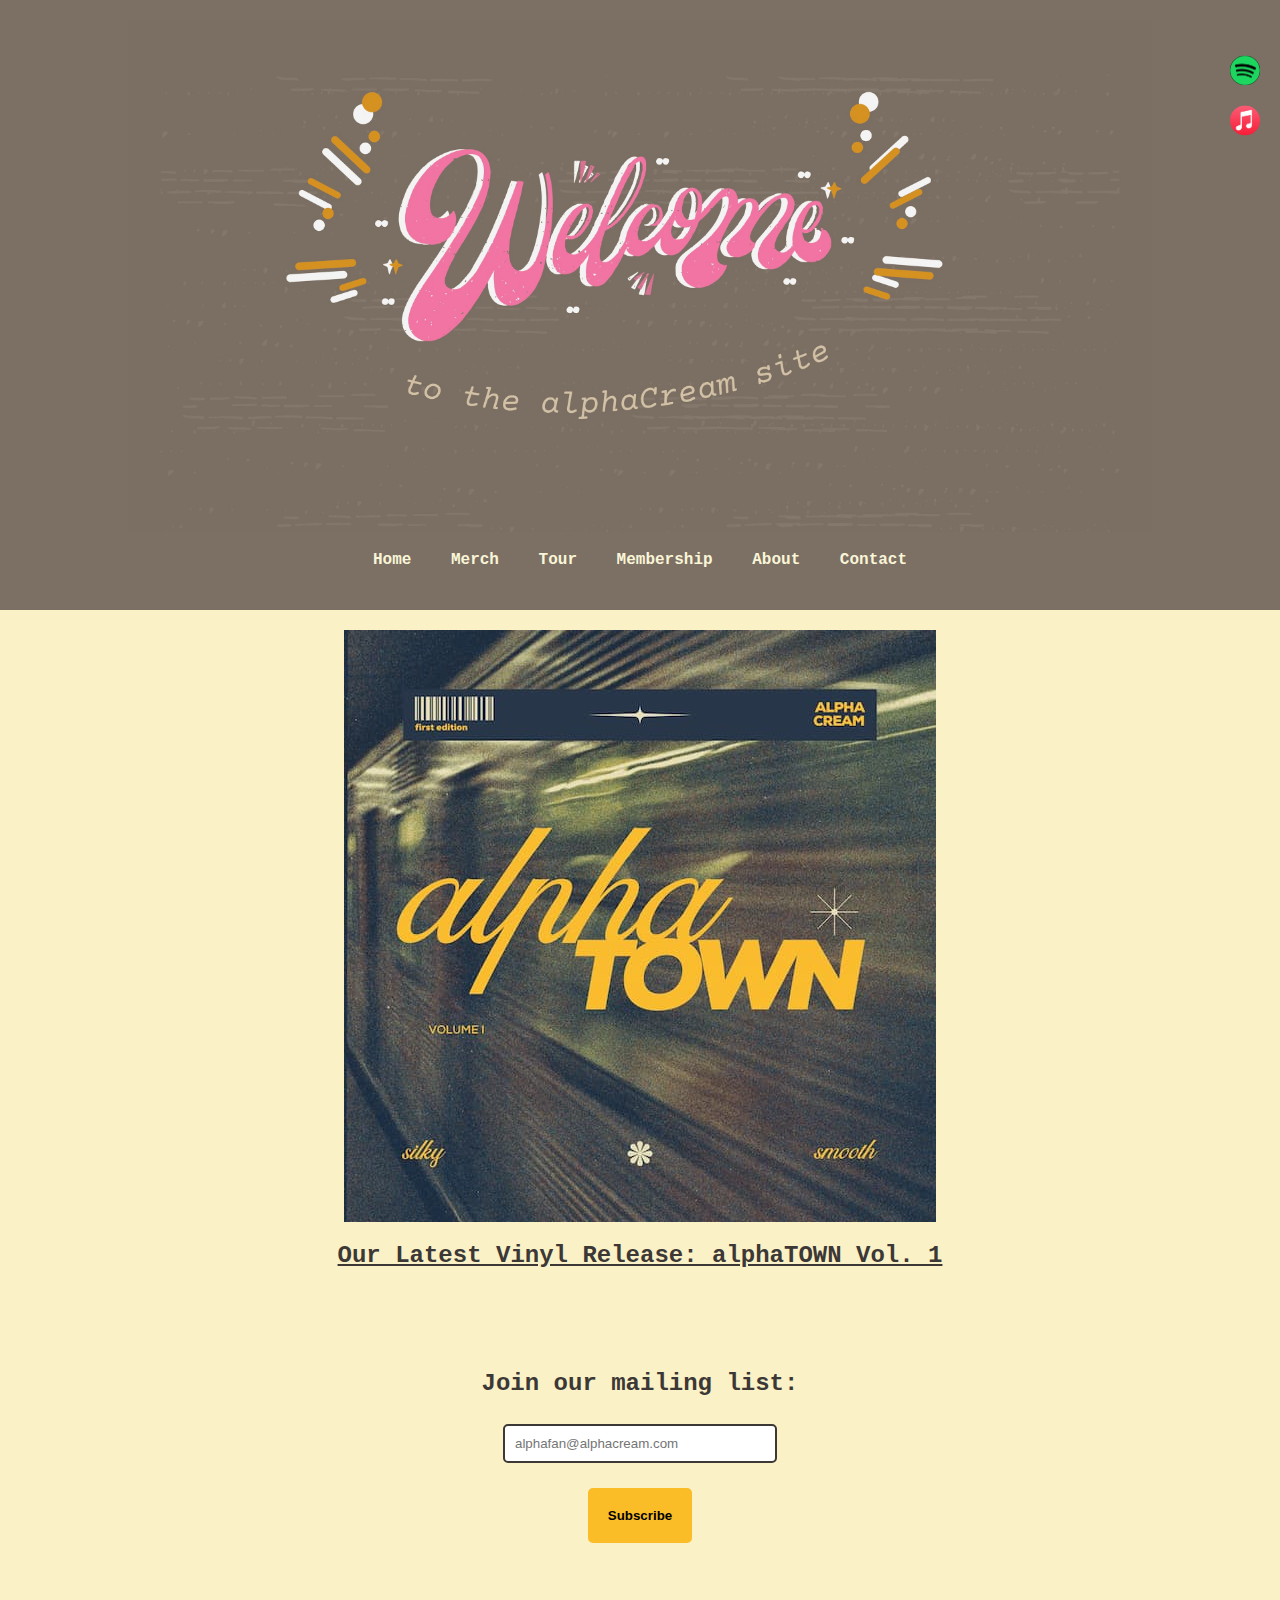
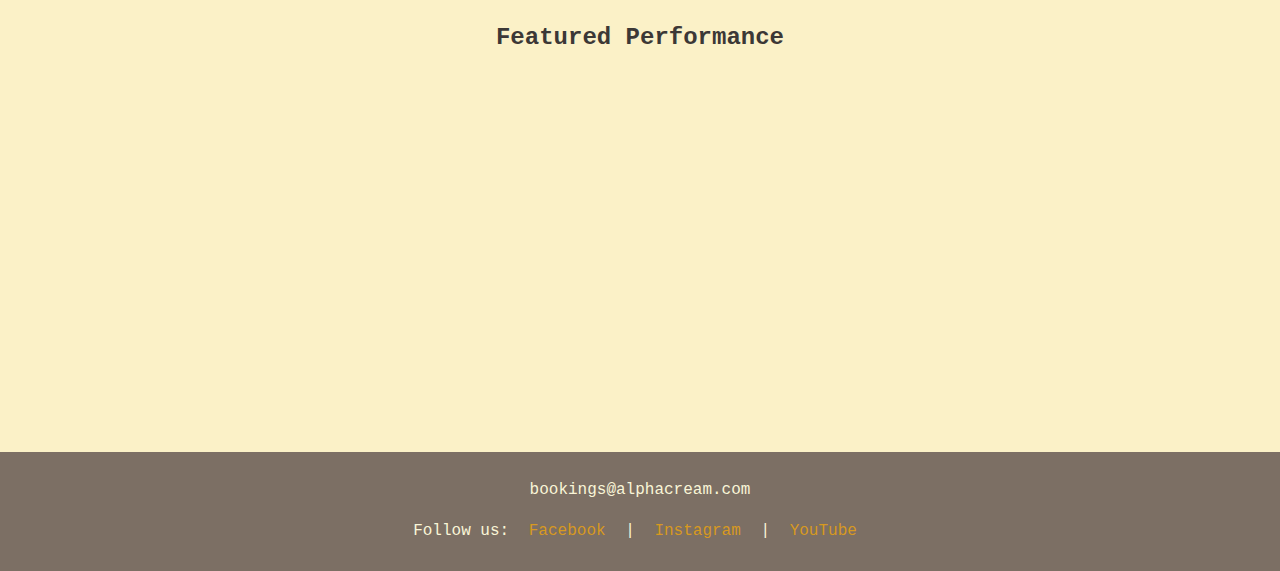
<file: index.html>
<!DOCTYPE html>
<html lang="en">

<head>
    <meta charset="UTF-8">
    <meta name="viewport" content="width=device-width, initial-scale=1.0">
    <title>ɑCream</title>
    <link rel="stylesheet" href="global.css">
    <link rel="stylesheet" href="home.css">
</head>

<script src="hamburger.js"></script>

<body>

    <header>
        <div class="banner">
            <img src="banner.jpg" alt="band logo"
            style="max-width: 80%; height: 60%; display: block; margin: 0 auto;">
            <!-- message for mobile users instead of banner img -->
            <p>Home</p>
            <button class="hamburger" onclick="toggleMenu()">&#9776;</button>
            <nav>
                <ul>
                    <li><a href="index.html">Home</a></li>
                    <li><a href="merch.html">Merch</a></li>
                    <li><a href="tour.html">Tour</a></li>
                    <li><a href="membership.html">Membership</a></li>
                    <li><a href="about.html">About</a></li>
                    <li><a href="contact.html">Contact</a></li>
                </ul>
            </nav>
        </div>
    </header>

    <main>
        <section class="album">
            <a href="songlist.html">
                <img src="album2.jpg" alt="album2" 
                style="max-width: 100%; height: auto; display: block; margin: 0 auto;">
                <h2>Our Latest Vinyl Release: alphaTOWN Vol. 1</h2>
            </a>
        </section>

        <br>

        <section class="mailing-list">
            <h2>Join our mailing list:</h2>
            <form action="#" method="POST">
                <input type="email" placeholder="alphafan@alphacream.com" required><br>
                <br>
                <button type="submit">Subscribe</button>
            </form>
        </section>

        <br>

        <section class="featured-video">
            <h2>Featured Performance</h2>
            <!-- linking to youtube video of band that inspired this project -->
            <iframe 
                width="560" height="315" 
                src="https://www.youtube.com/embed/t1OKCvs1j_Y?si=EClipqTRgbB_oTnm" 
                title="YouTube video player" frameborder="0" allow="accelerometer; autoplay; clipboard-write; 
                encrypted-media; gyroscope; picture-in-picture; web-share" 
                referrerpolicy="strict-origin-when-cross-origin" allowfullscreen>
            </iframe>
        </section>
    </main>

    <div class="floating-icons">
        <a href="https://spotify.com" target="_blank">
            <img src="spotify.jpg" alt="Spotify">
        </a>
        <a href="https://apple.com/music" target="_blank">
            <img src="applemusic.jpg" alt="Apple Music">
        </a>
    </div>

    <footer>
        <p>bookings@alphacream.com</p>
        <p>Follow us: 
            <a href="#">Facebook</a> | 
            <a href="#">Instagram</a> | 
            <a href="#">YouTube</a>
        </p>
    </footer>

</body>

</html>
</file>
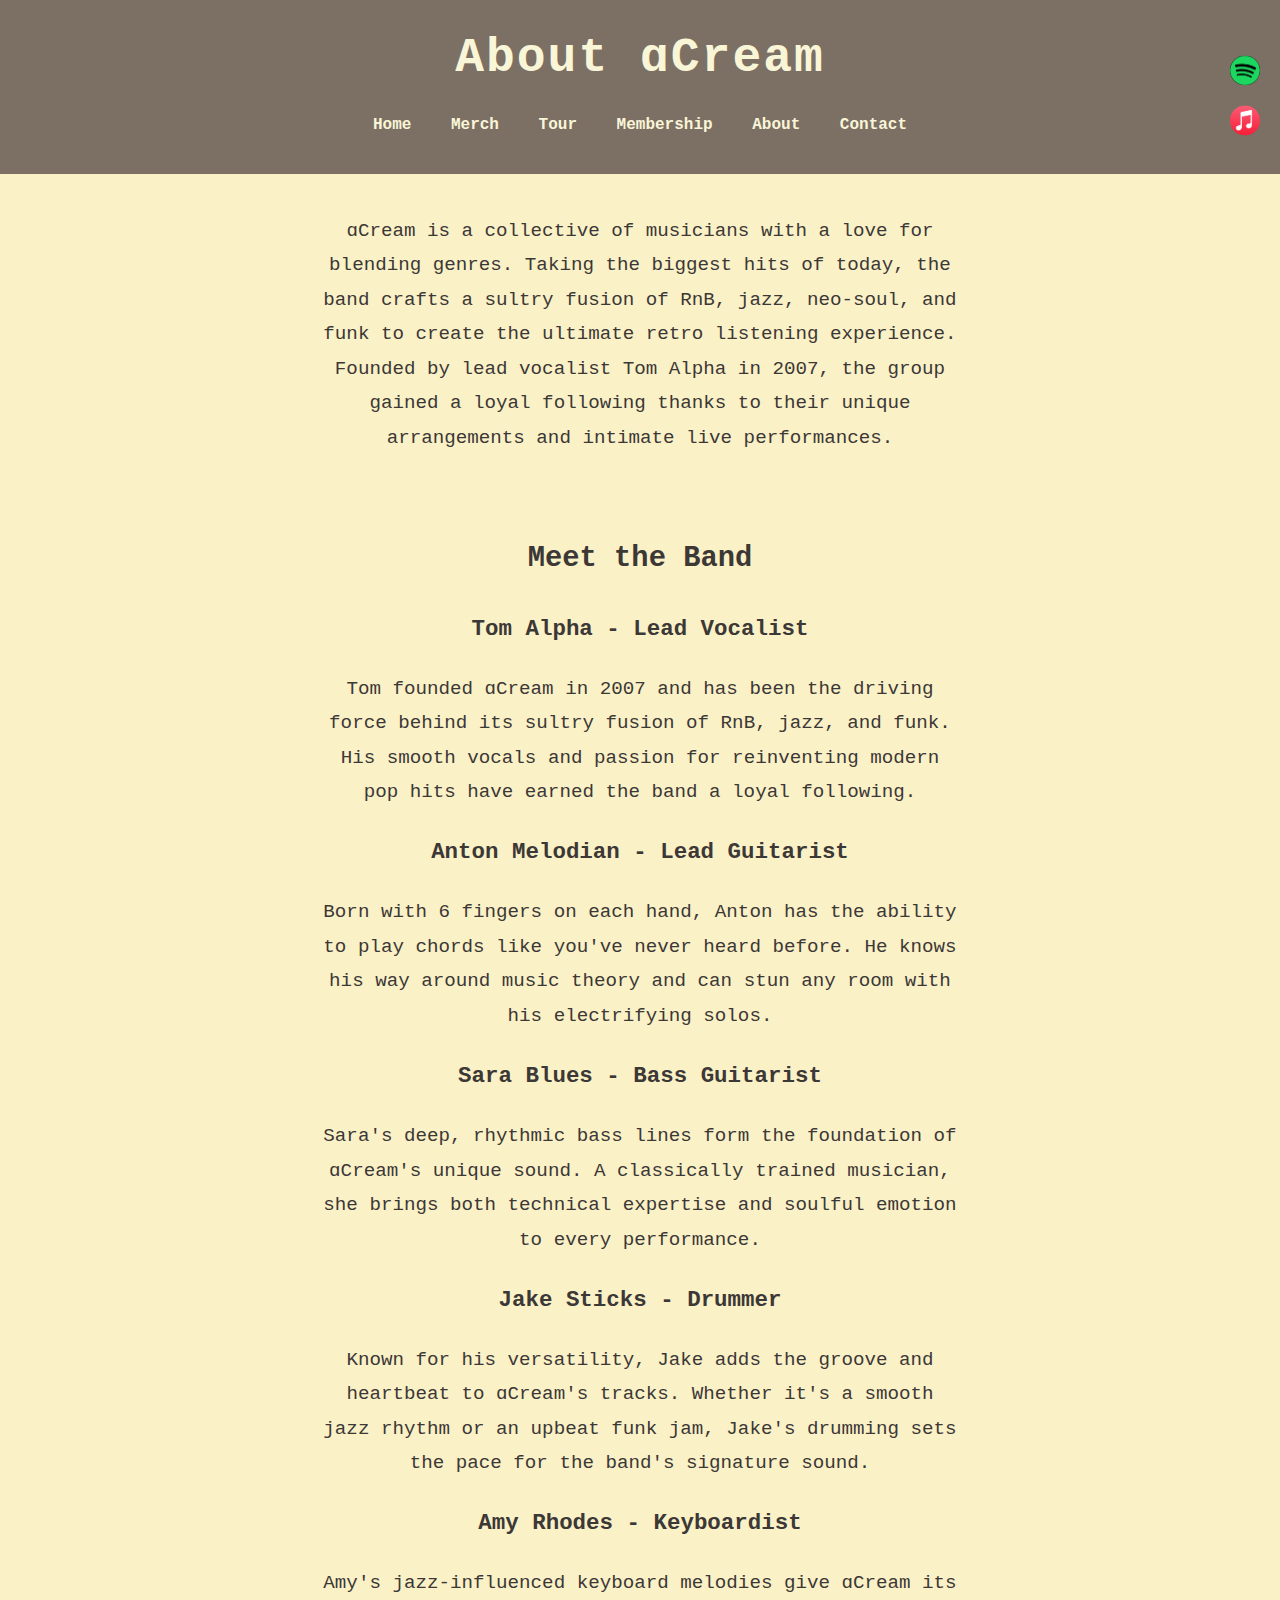
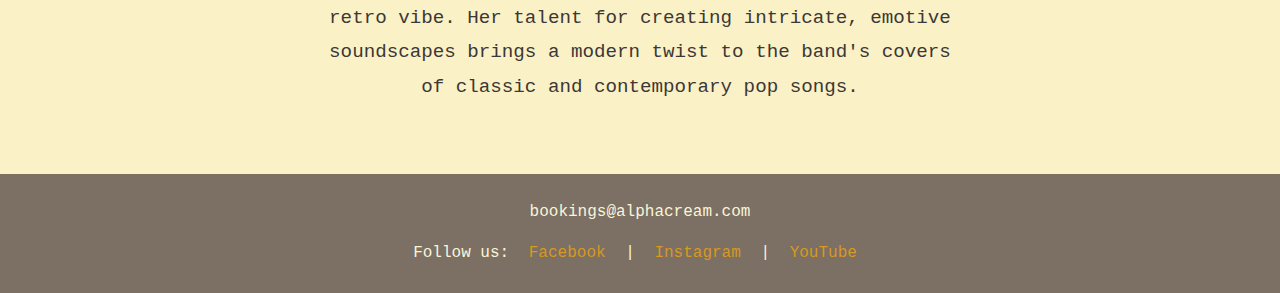
<file: about.html>
<!DOCTYPE html>
<html lang="en">

<head>
    <meta charset="UTF-8">
    <meta name="viewport" content="width=device-width, initial-scale=1.0">
    <title>About ɑCream</title>
    <link rel="stylesheet" href="global.css">
    <link rel="stylesheet" href="about.css">
</head>

<script src="hamburger.js"></script>

<body>
    <header>
        <h1>About ɑCream</h1>
        <button class="hamburger" onclick="toggleMenu()">&#9776;</button>
        <nav>
            <ul>
                <li><a href="index.html">Home</a></li>
                <li><a href="merch.html">Merch</a></li>
                <li><a href="tour.html">Tour</a></li>
                <li><a href="membership.html">Membership</a></li>
                <li><a href="about.html">About</a></li>
                <li><a href="contact.html">Contact</a></li>
            </ul>
        </nav>
    </header>

    <main>
        <p>
            ɑCream is a collective of musicians with a love for blending genres. 
            Taking the biggest hits of today, the band crafts a sultry fusion of 
            RnB, jazz, neo-soul, and funk to create the ultimate retro listening 
            experience. Founded by lead vocalist Tom Alpha in 2007, the group 
            gained a loyal following thanks to their unique arrangements and 
            intimate live performances. 
        </p>

        <br>

        <section class="band-members">
            <h2>Meet the Band</h2>
            <ul>
                <li>
                    <h3>Tom Alpha - Lead Vocalist</h3>
                    <p>
                        Tom founded ɑCream in 2007 and has been the driving force 
                        behind its sultry fusion of RnB, jazz, and funk. His smooth 
                        vocals and passion for reinventing modern pop hits have 
                        earned the band a loyal following.
                    </p>
                </li>
                <li>
                    <h3>Anton Melodian - Lead Guitarist</h3>
                    <p>
                        Born with 6 fingers on each hand, Anton has the ability 
                        to play chords like you've never heard before. He knows 
                        his way around music theory and can stun any room with 
                        his electrifying solos.
                    </p>
                </li>
                <li>
                    <h3>Sara Blues - Bass Guitarist</h3>
                    <p>
                        Sara's deep, rhythmic bass lines form the foundation of 
                        ɑCream's unique sound. A classically trained musician, 
                        she brings both technical expertise and soulful emotion 
                        to every performance.
                    </p>
                </li>
                <li>
                    <h3>Jake Sticks - Drummer</h3>
                    <p>
                        Known for his versatility, Jake adds the groove and 
                        heartbeat to ɑCream's tracks. Whether it's a smooth jazz 
                        rhythm or an upbeat funk jam, Jake's drumming sets the 
                        pace for the band's signature sound.
                    </p>
                </li>
                <li>
                    <h3>Amy Rhodes - Keyboardist</h3>
                    <p>
                        Amy's jazz-influenced keyboard melodies give ɑCream its retro vibe. Her talent for creating intricate, emotive soundscapes brings a modern twist to the band's covers of classic and contemporary pop songs.
                    </p>
                </li>
            </ul>
        </section>
    </main>

    <div class="floating-icons">
        <a href="https://spotify.com" target="_blank">
            <img src="spotify.jpg" alt="Spotify">
        </a>
        <a href="https://apple.com/music" target="_blank">
            <img src="applemusic.jpg" alt="Apple Music">
        </a>
    </div>

    <footer>
        <p>bookings@alphacream.com</p>
        <p>Follow us: 
            <a href="#">Facebook</a> | 
            <a href="#">Instagram</a> | 
            <a href="#">YouTube</a>
        </p>
    </footer>
</body>

</html>
</file>
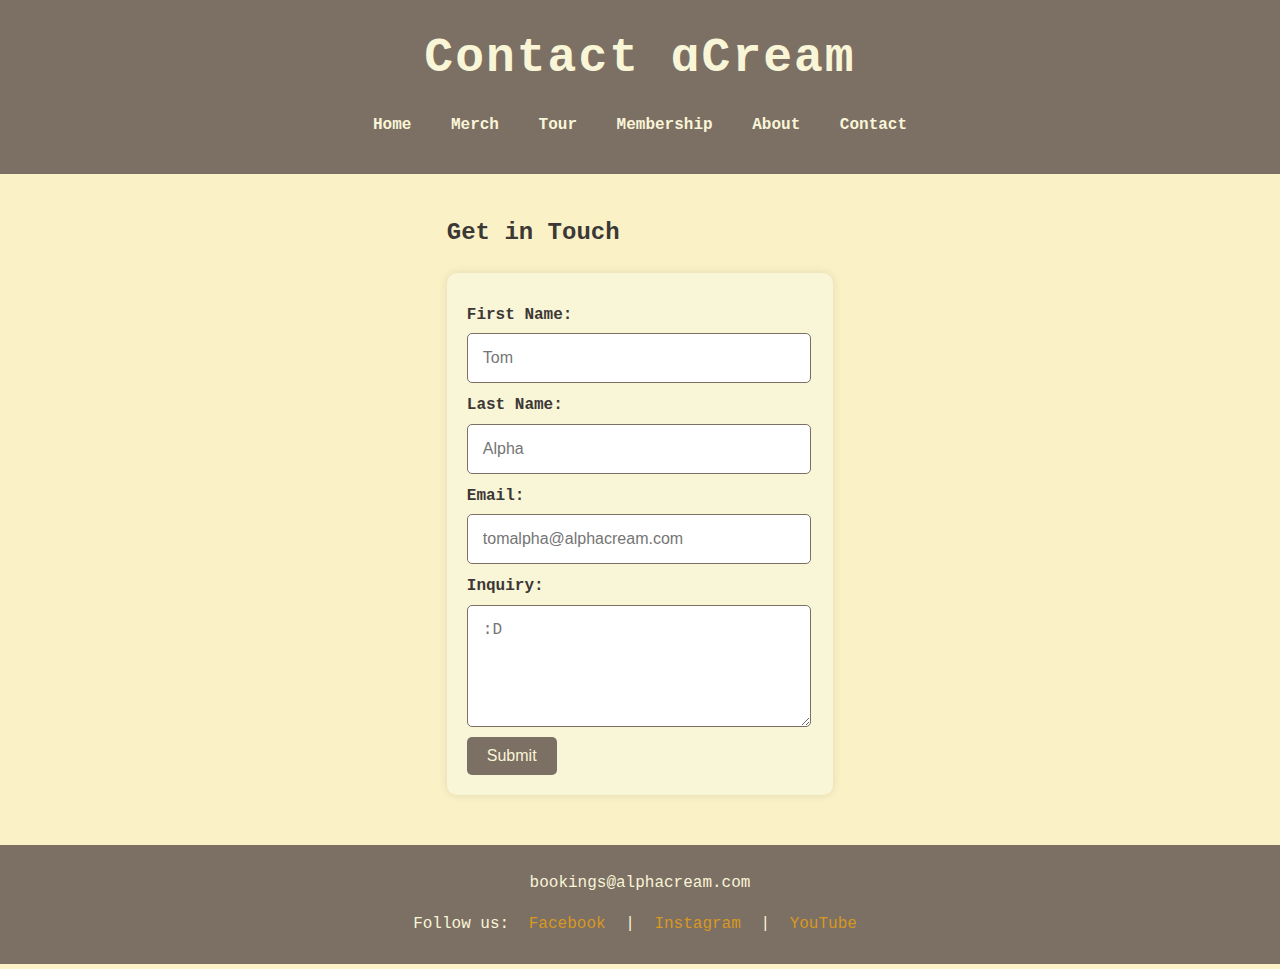
<file: contact.html>
<!DOCTYPE html>
<html lang="en">

<head>
    <meta charset="UTF-8">
    <meta name="viewport" content="width=device-width, initial-scale=1.0">
    <title>Contact ɑCream</title>
    <link rel="stylesheet" href="global.css">
    <link rel="stylesheet" href="contact.css">
</head>

<script src="hamburger.js"></script>

<body>
    <header>
        <h1>Contact ɑCream</h1>
        <button class="hamburger" onclick="toggleMenu()">&#9776;</button>
        <nav>
            <ul>
                <li><a href="index.html">Home</a></li>
                <li><a href="merch.html">Merch</a></li>
                <li><a href="tour.html">Tour</a></li>
                <li><a href="membership.html">Membership</a></li>
                <li><a href="about.html">About</a></li>
                <li><a href="contact.html">Contact</a></li>
            </ul>
        </nav>
    </header>

    <main>
        <section>
            <h2>Get in Touch</h2>
            <form action="#" method="POST">
                <label for="first-name">First Name:</label>
                <input type="text" id="first-name" name="first-name" required placeholder="Tom">

                <label for="last-name">Last Name:</label>
                <input type="text" id="last-name" name="last-name" required placeholder="Alpha">

                <label for="email">Email:</label>
                <input type="email" id="email" name="email" required placeholder="tomalpha@alphacream.com">

                <label for="inquiry">Inquiry:</label>
                <textarea id="inquiry" name="inquiry" rows="5" required placeholder=":D"></textarea>

                <button type="submit">Submit</button>
            </form>
        </section>
    </main>

    <footer>
        <p>bookings@alphacream.com</p>
        <p>Follow us: 
            <a href="#">Facebook</a> | 
            <a href="#">Instagram</a> | 
            <a href="#">YouTube</a>
        </p>
    </footer>

</body>

</html>
</file>
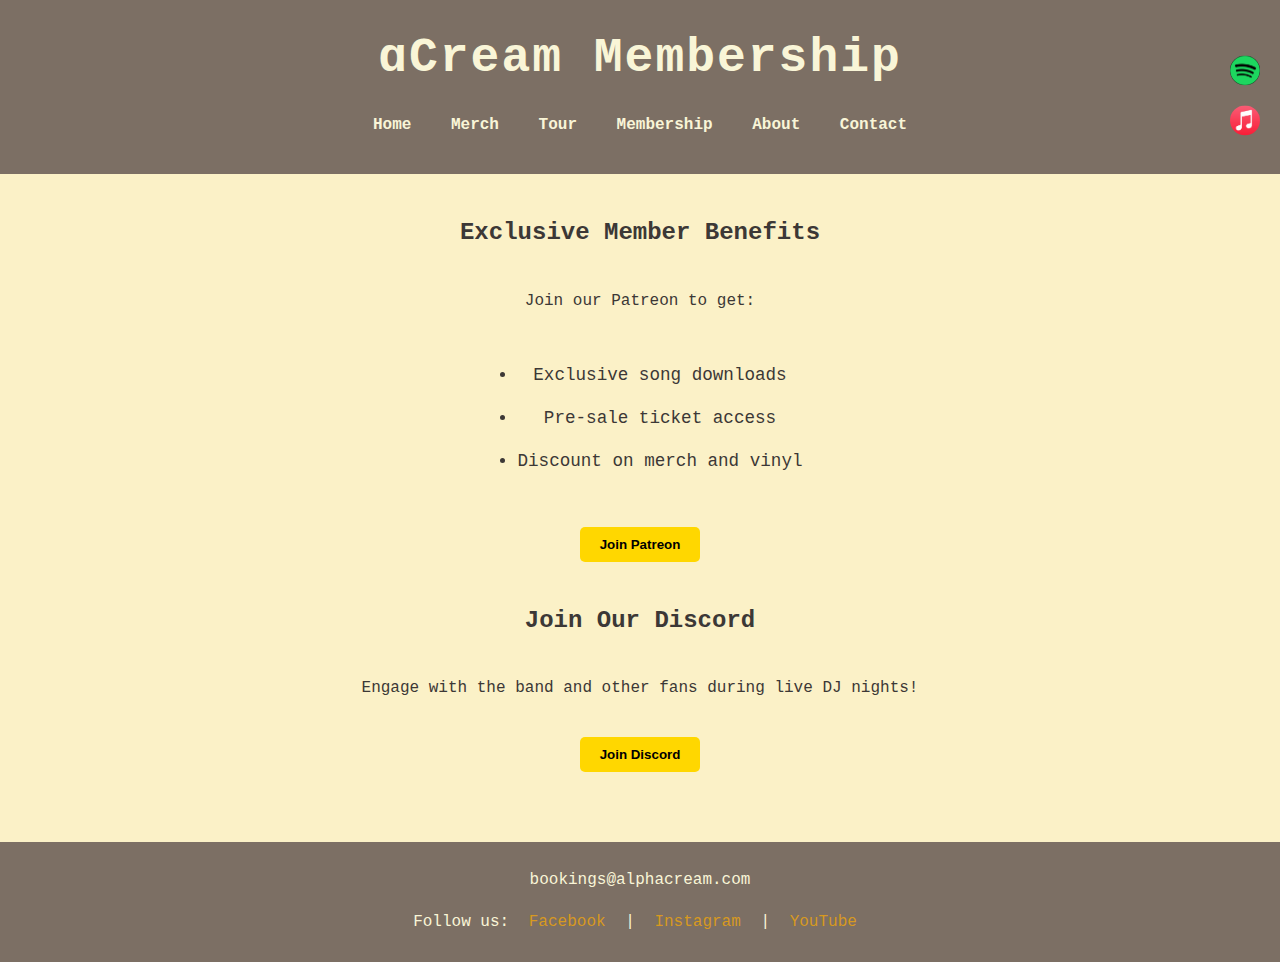
<file: membership.html>
<!DOCTYPE html>
<html lang="en">
<head>
    <meta charset="UTF-8">
    <meta name="viewport" content="width=device-width, initial-scale=1.0">
    <title>ɑCream Membership</title>
    <link rel="stylesheet" href="global.css">
    <link rel="stylesheet" href="tour_membership.css">
</head>

<script src="hamburger.js"></script>

<body>
    <header>
        <h1>ɑCream Membership</h1>
        <button class="hamburger" onclick="toggleMenu()">&#9776;</button>
        <nav>
            <ul>
                <li><a href="index.html">Home</a></li>
                <li><a href="merch.html">Merch</a></li>
                <li><a href="tour.html">Tour</a></li>
                <li><a href="membership.html">Membership</a></li>
                <li><a href="about.html">About</a></li>
                <li><a href="contact.html">Contact</a></li>
            </ul>
        </nav>
    </header>

    <main>
        <h2>Exclusive Member Benefits</h2>
        <p>Join our Patreon to get:</p>
        <ul>
            <li>Exclusive song downloads</li>
            <li>Pre-sale ticket access</li>
            <li>Discount on merch and vinyl</li>
        </ul>
        <button>Join Patreon</button>

        <h2>Join Our Discord</h2>
        <p>Engage with the band and other fans during live DJ nights!</p>
        <button>Join Discord</button>
    </main>
    
    <div class="floating-icons">
        <a href="https://spotify.com" target="_blank">
            <img src="spotify.jpg" alt="Spotify">
        </a>
        <a href="https://apple.com/music" target="_blank">
            <img src="applemusic.jpg" alt="Apple Music">
        </a>
    </div>

    <footer>
        <p>bookings@alphacream.com</p>
        <p>Follow us: 
            <a href="#">Facebook</a> | 
            <a href="#">Instagram</a> | 
            <a href="#">YouTube</a>
        </p>
    </footer>
</body>
</html>
</file>
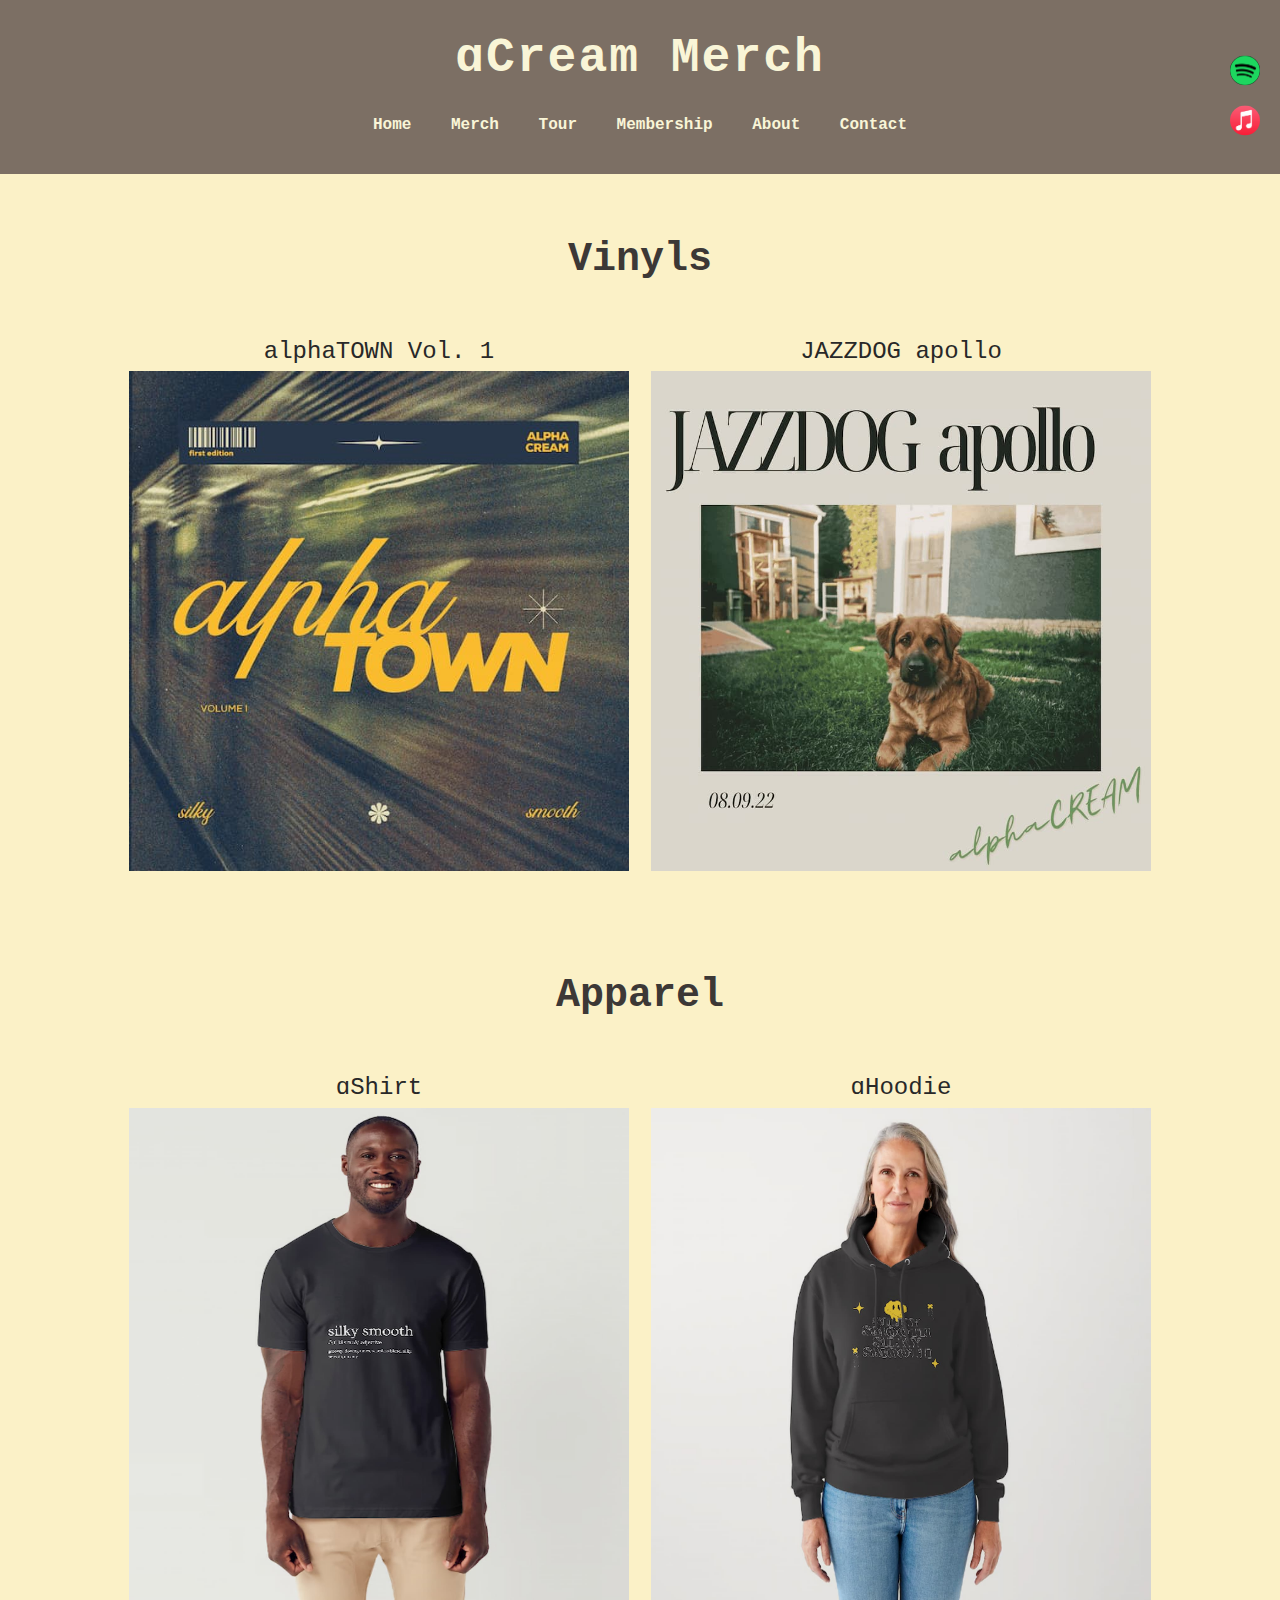
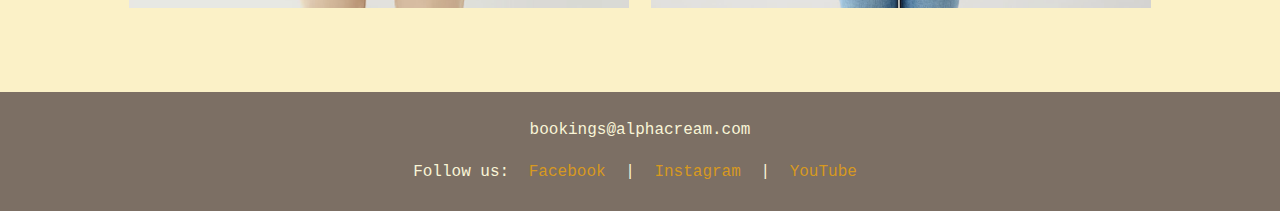
<file: merch.html>
<!DOCTYPE html>
<html lang="en">

<head>
    <meta charset="UTF-8">
    <meta name="viewport" content="width=device-width, initial-scale=1.0">
    <title>ɑCream Merch</title>
    <link rel="stylesheet" href="global.css">
    <link rel="stylesheet" href="merch.css">
</head>

<script src="hamburger.js"></script>

<body>
    <header>
        <h1>ɑCream Merch</h1>
        <button class="hamburger" onclick="toggleMenu()">&#9776;</button>
        <nav>
            <ul>
                <li><a href="index.html">Home</a></li>
                <li><a href="merch.html">Merch</a></li>
                <li><a href="tour.html">Tour</a></li>
                <li><a href="membership.html">Membership</a></li>
                <li><a href="about.html">About</a></li>
                <li><a href="contact.html">Contact</a></li>
            </ul>
        </nav>
    </header>

    <main>
        <h2>Vinyls</h2>
        <table class="merch-table">
            <tr>
                <td>
                    <a href="#">alphaTOWN Vol. 1
                    <br>
                    <img src="album2.jpg" alt="album2" class="merch-img"">
                    </a>
                </td>
                <td>
                    <a href="#">JAZZDOG apollo
                    <br>
                    <img src="album1.jpg" alt="album1" class="merch-img">
                    </a>
                </td>
            </tr>
        </table>

        <br>

        <h2>Apparel</h2>
        <table class="merch-table">
            <tr>
                <td>
                    <a href="#">ɑShirt
                    <br>
                    <img src="retrotshirt.jpg" alt="tshirt" class="merch-img">
                    </a>
                </td>
                <td>
                    <a href="#">ɑHoodie
                    <br>
                    <img src="retrohoodie.jpg" alt="hoodie" class="merch-img">
                    </a>
                </td>
            </tr>
        </table>
    </main>

    <div class="floating-icons">
        <a href="https://spotify.com" target="_blank">
            <img src="spotify.jpg" alt="Spotify">
        </a>
        <a href="https://apple.com/music" target="_blank">
            <img src="applemusic.jpg" alt="Apple Music">
        </a>
    </div>

    <footer>
        <p>bookings@alphacream.com</p>
        <p>Follow us: 
            <a href="#">Facebook</a> | 
            <a href="#">Instagram</a> | 
            <a href="#">YouTube</a>
        </p>
    </footer>
</body>

</html>
</file>
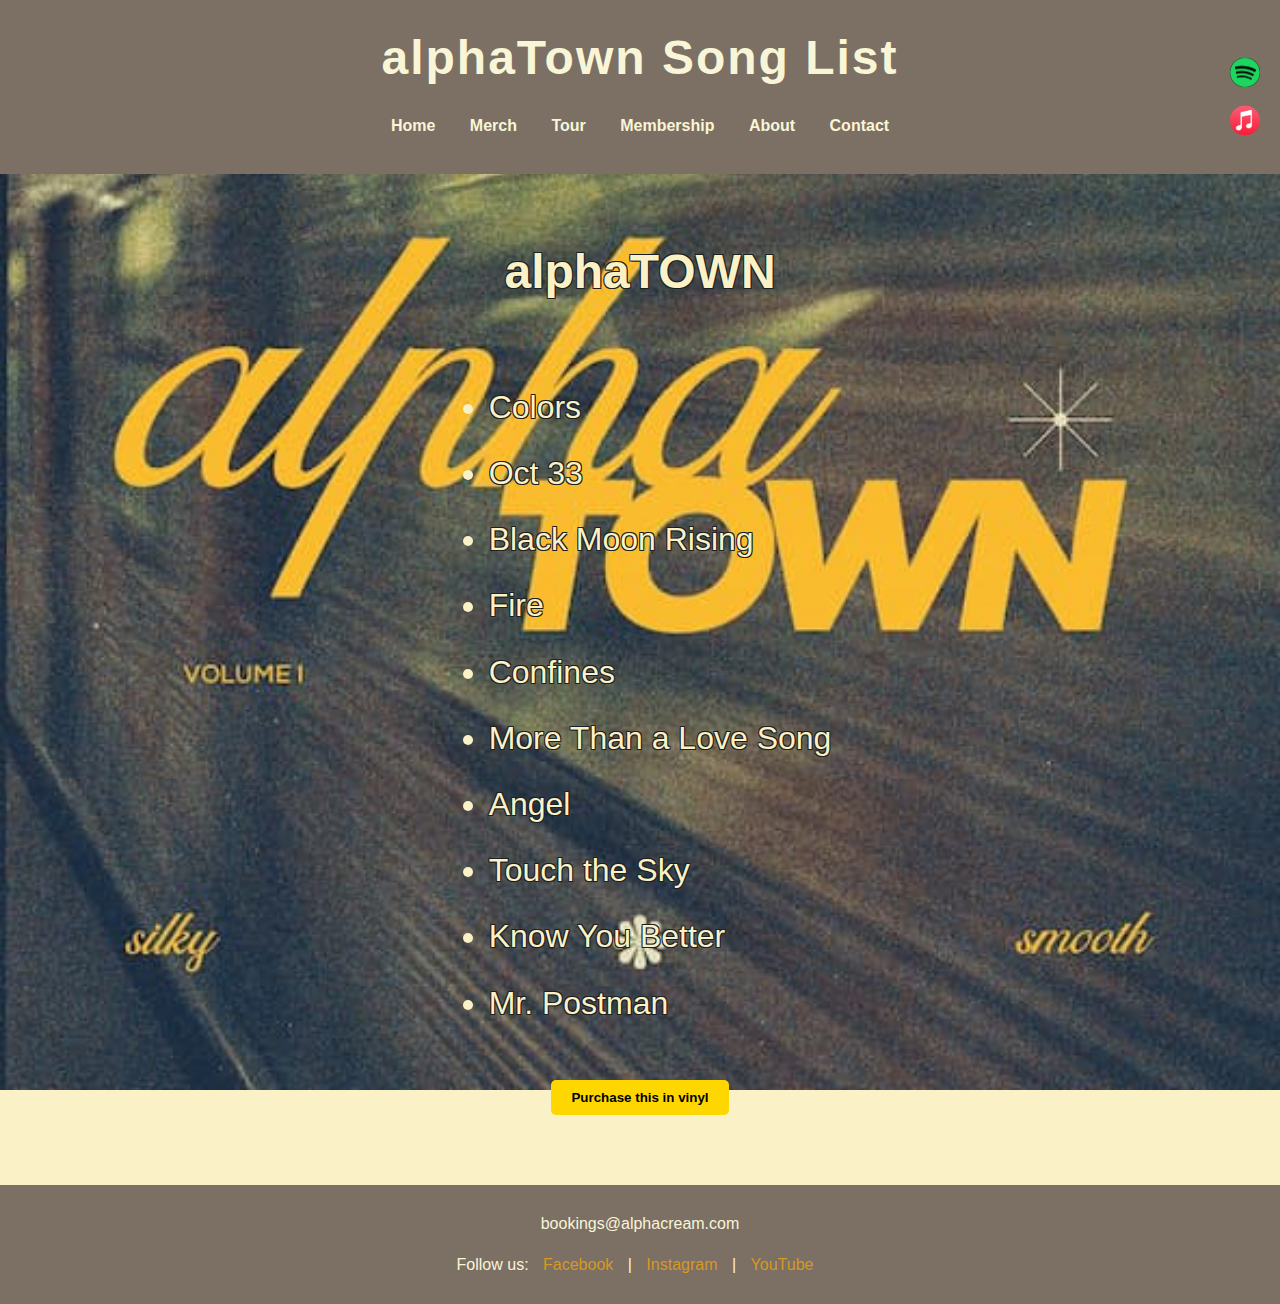
<file: songlist.html>
<!DOCTYPE html>
<html lang="en">

<head>
    <meta charset="UTF-8">
    <meta name="viewport" content="width=device-width, initial-scale=1.0">
    <title>alphaTown Song List</title>
    <link rel="stylesheet" href="global.css">
    <link rel="stylesheet" href="tour_membership.css"> <!-- because similar style/format -->
</head>

<script src="hamburger.js"></script>

<style>
    main a {
        text-decoration: none;
    }

    main h2 {
        text-align: center;
        color: #fbf1c7;
        font-style: bold;
        font-size: 3rem;
        text-shadow: 
            -1px -1px 0 #1d2021, /* top left */
            1px -1px 0 #1d2021,  /* top right */
            -1px 1px 0 #1d2021,  /* bottom left */
            1px 1px 0 #1d2021;   /* bottom right */
    }
    
    main ul li {
        text-align: left;
        color: #fbf1c7;
        font-style: bold;
        font-size: 2rem;
        text-shadow: 
            -1px -1px 0 #1d2021, /* top left */
            1px -1px 0 #1d2021,  /* top right */
            -1px 1px 0 #1d2021,  /* bottom left */
            1px 1px 0 #1d2021;   /* bottom right */
    }

    body {
            background-image: url('album2.jpg');
            background-size: cover;
            background-position: center;
            background-repeat: no-repeat;
            background-attachment: fixed;
            font-family: Arial, sans-serif;
            margin: 0;
            padding: 0;
        }
</style>

<body>
    <header>
        <h1>alphaTown Song List</h1>
        <button class="hamburger" onclick="toggleMenu()">&#9776;</button>
        <nav>
            <ul>
                <li><a href="index.html">Home</a></li>
                <li><a href="merch.html">Merch</a></li>
                <li><a href="tour.html">Tour</a></li>
                <li><a href="membership.html">Membership</a></li>
                <li><a href="about.html">About</a></li>
                <li><a href="contact.html">Contact</a></li>
            </ul>
        </nav>
    </header>

    <main>
        <h2>alphaTOWN</h2>
        <ul>
            <!-- Black Pumas songlist-->
            <li>Colors</li>
            <li>Oct 33</li>
            <li>Black Moon Rising</li>
            <li>Fire</li>
            <li>Confines</li>
            <li>More Than a Love Song</li>
            <li>Angel</li>
            <li>Touch the Sky</li>
            <li>Know You Better</li>
            <li>Mr. Postman</li>
        </ul>

        <a href="merch.html">
            <button>Purchase this in vinyl</button>
        </a>
    </main>

    <div class="floating-icons">
        <a href="https://spotify.com" target="_blank">
            <img src="spotify.jpg" alt="Spotify">
        </a>
        <a href="https://apple.com/music" target="_blank">
            <img src="applemusic.jpg" alt="Apple Music">
        </a>
    </div>

    <footer>
        <p>bookings@alphacream.com</p>
        <p>Follow us: 
            <a href="#">Facebook</a> | 
            <a href="#">Instagram</a> | 
            <a href="#">YouTube</a>
        </p>
    </footer>

</body>

</html>
</file>
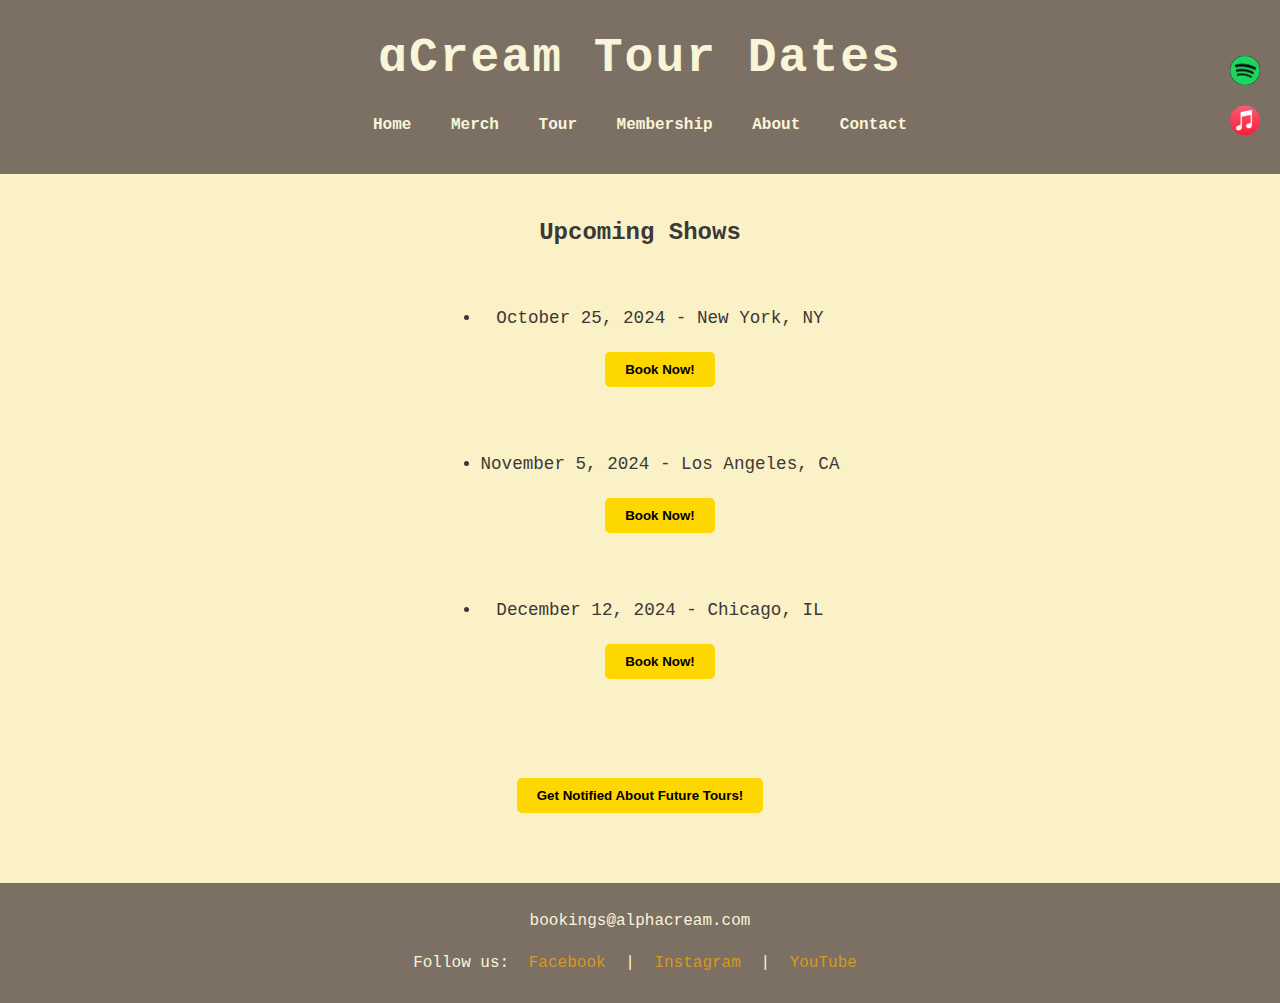
<file: tour.html>
<!DOCTYPE html>
<html lang="en">

<head>
    <meta charset="UTF-8">
    <meta name="viewport" content="width=device-width, initial-scale=1.0">
    <title>ɑCream Tour Dates</title>
    <link rel="stylesheet" href="global.css">
    <link rel="stylesheet" href="tour_membership.css">
</head>

<script src="hamburger.js"></script>

<body>
    <header>
        <h1>ɑCream Tour Dates</h1>
        <button class="hamburger" onclick="toggleMenu()">&#9776;</button>
        <nav>
            <ul>
                <li><a href="index.html">Home</a></li>
                <li><a href="merch.html">Merch</a></li>
                <li><a href="tour.html">Tour</a></li>
                <li><a href="membership.html">Membership</a></li>
                <li><a href="about.html">About</a></li>
                <li><a href="contact.html">Contact</a></li>
            </ul>
        </nav>
    </header>

    <main>
        <h2>Upcoming Shows</h2>
        <ul>
            <li>
                October 25, 2024 - New York, NY
                <br>
                <button>Book Now!</button>
                <br>
            </li>
            <li>
                November 5, 2024 - Los Angeles, CA
                <br>
                <button>Book Now!</button>
                <br>
            </li>
            <li>
                December 12, 2024 - Chicago, IL
                <br>
                <button>Book Now!</button>
                <br>
            </li>
        </ul>

        <button>Get Notified About Future Tours!</button>
    </main>

    <div class="floating-icons">
        <a href="https://spotify.com" target="_blank">
            <img src="spotify.jpg" alt="Spotify">
        </a>
        <a href="https://apple.com/music" target="_blank">
            <img src="applemusic.jpg" alt="Apple Music">
        </a>
    </div>

    <footer>
        <p>bookings@alphacream.com</p>
        <p>Follow us: 
            <a href="#">Facebook</a> | 
            <a href="#">Instagram</a> | 
            <a href="#">YouTube</a>
        </p>
    </footer>

</body>

</html>
</file>
<file: global.css>
/* global.css */
.hamburger {
    display: none;
    font-size: 30px;
    cursor: pointer;
    background: none;
    border: none;
    color: #fbf1c7;
    position: absolute;
    top: 20px;
    right: 20px;
}

@media (max-width: 900px) {
    .banner img {
        display: none; /* hide the banner image on mobile */
    }
}

body {
    font-family: Courier, sans-serif;
    line-height: 1.6;
    background-color: #fbf1c7;
    margin: 0;
    padding: 0;
    color: #3c3836;
    display: flex;
    flex-direction: column;
}

header {
    background-color: #7c6f64;
    color: #f9f5d7;
    padding: 20px 0;
    text-align: center;
}

header h1 {
    margin: 0;
    font-size: 3rem;
    letter-spacing: 2px;
}

header p {
    display: none;
}

nav ul {
    list-style: none;
    padding: 0;
}

nav ul li {
    display: inline-block;
    margin: 0 15px;
}

nav ul li a {
    color: #f9f5d7;
    text-decoration: none;
    font-weight: bold;
    transition: color 0.3s;
}

nav ul li a:hover {
    color: #d79921;
}

/* phone screens */
@media (max-width: 900px) {
    nav ul li {
        display: block;
        margin: 10px 0;
    }

    header h1 {
        font-size: 2rem;
    }

    header p {
        display: block;
        font-size: 2rem;
        font-style: italic;
    }
}

/* hide nav menu, show hamburger button */
@media (max-width: 900px) {
    nav ul {
        display: none;
        flex-direction: column;
        position: absolute;
        top: 50px;
        right: 0;
        background-color: #282828;
        width: 100%;
        text-align: center;
    }

    nav ul.show {
        display: flex;
    }

    .hamburger {
        display: block;
    }
}

main {
    padding: 20px;
    display: flex;
    flex-direction: column;
    justify-content: center;
    align-items: center;
}

footer {
    background-color: #7c6f64;
    color: #f9f5d7;
    text-align: center;
    padding: 10px 0;
    margin-top: 30px;
}

footer a {
    color: #d79921;
    text-decoration: none;
    margin: 0 10px;
    transition: color 0.3s;
}

footer a:hover {
    color: #f9f5d7;
}

/* responsive footer links */
@media (max-width: 900px) {
    footer a {
        display: block;
        margin: 5px 0;
    }
}

/* buttons */
.floating-icons {
    position: fixed;
    top: 100px;
    right: 20px;
    transform: translateY(-50%);
    z-index: 1000;
}

.floating-icons a {
    display: block;
    margin: 10px 0;
    text-decoration: none;
}

.floating-icons img {
    width: 30px;
    height: 30px;
    border-radius: 50%;
    transition: transform 0.3s ease;
}

.floating-icons img:hover {
    transform: scale(1.1); /* enlarge on hover */
}

@media (max-width: 900px) {
    .floating-icons {
        display: none;
    }
}
</file>
<file: home.css>
/* home.css */

.album h2 {
    text-align: center;
    margin: 15px 0;
}

.album a {
    color: #3c3836;
    font-weight: bold;
    transition: color 0.3s;
}

.album a:hover {
    color: #d79921;
}

/* responsive album image */
@media (max-width: 900px) {
    .album img {
        max-width: 100%;
    }
}

.mailing-list {
    text-align: center;
    margin: 30px 0;
}

.mailing-list form {
    display: inline-block;
}

.mailing-list input[type="email"] {
    padding: 10px;
    width: 250px;
    border: 2px solid #3c3836;
    border-radius: 5px;
}

.mailing-list button {
    padding: 20px;
    background-color: #fabd27;
    border: none;
    border-radius: 5px;
    cursor: pointer;
    font-weight: bold;
}

.mailing-list button:hover {
    background-color: #3c3836;
    color: #d79921;
}

/* phone size for mailing list */
@media (max-width: 900px) {
    .mailing-list input[type="email"] {
        width: 100%;
    }
}

.featured-video {
    text-align: center;
}

/* youtube video styling for phone */
@media (max-width: 900px) {
    .featured-video iframe {
        width: 110%;
        height: auto;
        aspect-ratio: 16/9;
        margin: 0 auto;
        display: block;
    }
}
</file>
<file: about.css>
/* about.css */
main {
    text-align: center;
    padding: 20px;
    font-size: 1.2rem;
    line-height: 1.8;
    width: 50%;
    margin: 0 auto;
}

main ul {
    text-align: center;
    list-style: none;
    padding: 0;
}

main ul li {
    margin-bottom: 10px;
}
</file>
<file: contact.css>
/* contact.css */
form {
    max-width: 900px;
    margin: 0 auto;
    padding: 20px;
    background-color: #f9f5d7;
    border-radius: 10px;
    box-shadow: 0 0 10px rgba(0, 0, 0, 0.1);
}

form label {
    display: block;
    margin: 10px 0 5px;
    font-weight: bold;
    color: #3c3836;
}

form input[type="text"],
form input[type="email"],
form textarea {
    width: 90%;
    padding: 15px;
    margin-bottom: 15px;
    border: 1px solid #7c6f64;
    border-radius: 5px;
    font-size: 1rem;
    margin: 0 auto;
}

form button {
    background-color: #7c6f64;
    color: #f9f5d7;
    padding: 10px 20px;
    border: none;
    border-radius: 5px;
    cursor: pointer;
    font-size: 1rem;
}

form button:hover {
    background-color: #d79921;
}

@media (max-width: 900px) {
    form {
        padding: 20px;
    }
}
</file>
<file: tour_membership.css>
/* tour-membership.css */
main ul li {
    font-size: 1.1rem;
    text-align: center;
    margin: 15px 0;
}

main button {
    display: block;
    margin: 20px auto;
    padding: 10px 20px;
    background-color: #ffd700;
    border-radius: 5px;
    font-weight: bold;
    cursor: pointer;
    border: none;
}

main button:hover {
    background-color: #282828;
    color: #ffd700;
}
</file>
<file: merch.css>
/* merch.css */
main h2 {
    font-size: 2.5rem;
    font-weight: bold;
    margin-bottom: 20px;
}

.merch-table {
    max-width: 100%;
    margin: 0 auto;
    text-align: center;
    border-spacing: 20px;
}

.merch-table img {
    max-width: 500px;
    height: auto;
    aspect-ratio: 1/1;
    margin: 0 auto;
}

.merch-table td a {
    color: #282828;
    font-size: 1.5rem;
    text-decoration: none;
    transition: color 0.2s;
}

/* change color on hover for links */
.merch-table td a:hover {
    color: #fabd2f;
}


/* manual scaling for images */
@media (max-width: 900px) {
.merch-table img {
        max-width: 250px;
        height: auto;
        aspect-ratio: 1/1;
        margin: 0 auto;
    }
}

@media (max-width: 600px) {
    .merch-table img {
        max-width: 175px;
        height: auto;
        aspect-ratio: 1/1;
        margin: 0 auto;
    }
}

@media (max-width: 400px) {
    .merch-table img {
        max-width: 100px;
        height: auto;
        aspect-ratio: 1/1;
        margin: 0 auto;
    }
}
</file>
